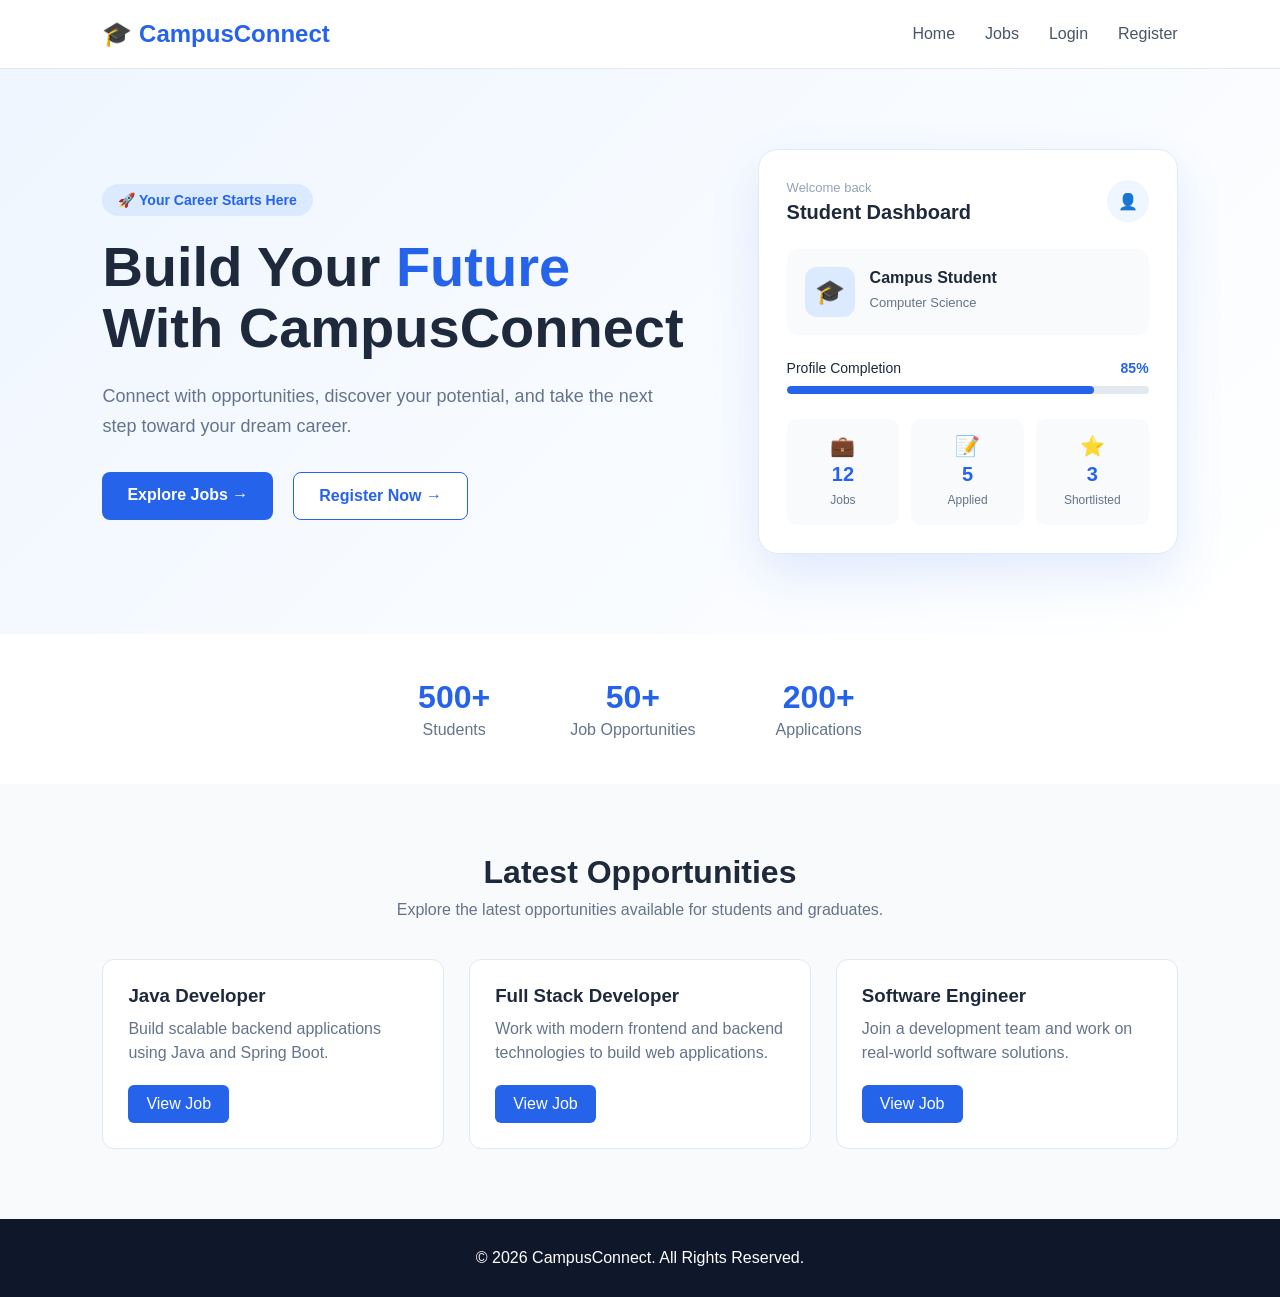
<file: src/main/resources/static/index.html>
<!DOCTYPE html>
<html lang="en">

<head>
    <meta charset="UTF-8">
    <meta name="viewport" content="width=device-width, initial-scale=1.0">

    <title>CampusConnect | Student Placement Portal</title>

    <link rel="stylesheet" href="style.css">
</head>

<body>

    <!-- Navigation Bar -->
    <header class="navbar">

        <div class="logo">
            🎓 CampusConnect
        </div>

		
		<ul class="nav-links" id="navLinks">
		    <li><a href="index.html">Home</a></li>
		    <li><a href="jobs.html">Jobs</a></li>

		    <li id="loginLink">
		        <a href="login.html">Login</a>
		    </li>

		    <li id="registerLink">
		        <a href="register.html">Register</a>
		    </li>

		    <li id="applicationsLink" style="display: none;">
		        <a href="applications.html">Applications</a>
		    </li>

		    <li id="dashboardLink" style="display: none;">
		        <a href="dashboard.html">Dashboard</a>
		    </li>

		    <li id="logoutLink" style="display: none;">
		        <a href="#" onclick="logout()">Logout</a>
		    </li>
		</ul>
	
    </header>


	<!-- Hero Section -->
	<section class="hero">

	    <div class="hero-content">

	        <div class="hero-badge">
	            🚀 Your Career Starts Here
	        </div>

	        <h1>
	            Build Your
	            <span>Future</span>
	            With CampusConnect
	        </h1>

	        <p>
	            Connect with opportunities, discover your potential,
	            and take the next step toward your dream career.
	        </p>

	        <div class="hero-buttons">

				<a href="jobs.html" class="btn btn-primary">
				    Explore Jobs →
				</a>

			
				<a href="register.html"
				   class="btn btn-secondary"
				   id="heroRegisterButton">
				    Register Now →
				</a>
			
	        </div>

	    </div>


	    <!-- Dashboard Preview -->
	    <div class="dashboard-preview">

	        <div class="dashboard-header">

	            <div>
	                <span class="small-text">Welcome back</span>
	                <h3>Student Dashboard</h3>
	            </div>

	            <div class="profile-icon">
	                👤
	            </div>

	        </div>


	        <div class="profile-card">

	            <div class="student-avatar">
	                🎓
	            </div>

	            <div>
	                <h4>Campus Student</h4>
	                <p>Computer Science</p>
	            </div>

	        </div>


	        <div class="progress-section">

	            <div class="progress-info">
	                <span>Profile Completion</span>
	                <strong>85%</strong>
	            </div>

	            <div class="progress-bar">
	                <div class="progress"></div>
	            </div>

	        </div>


	        <div class="dashboard-stats">

	            <div class="mini-card">
	                <span>💼</span>
	                <strong>12</strong>
	                <p>Jobs</p>
	            </div>

	            <div class="mini-card">
	                <span>📝</span>
	                <strong>5</strong>
	                <p>Applied</p>
	            </div>

	            <div class="mini-card">
	                <span>⭐</span>
	                <strong>3</strong>
	                <p>Shortlisted</p>
	            </div>

	        </div>

	    </div>

	</section>

    <!-- Statistics -->
    <section class="stats">

        <div class="stat">
            <h2>500+</h2>
            <p>Students</p>
        </div>

        <div class="stat">
            <h2>50+</h2>
            <p>Job Opportunities</p>
        </div>

        <div class="stat">
            <h2>200+</h2>
            <p>Applications</p>
        </div>

    </section>


    <!-- Jobs Section -->
    <section class="section" id="jobs">

        <div class="section-title">

            <h2>Latest Opportunities</h2>

            <p>
                Explore the latest opportunities available
                for students and graduates.
            </p>

        </div>


        <div class="job-container">

            <!-- Job Card 1 -->
            <div class="job-card">

                <h3>Java Developer</h3>

                <p>
                    Build scalable backend applications
                    using Java and Spring Boot.
                </p>

                <a href="#" class="apply-btn">
                    View Job
                </a>

            </div>


            <!-- Job Card 2 -->
            <div class="job-card">

                <h3>Full Stack Developer</h3>

                <p>
                    Work with modern frontend and backend
                    technologies to build web applications.
                </p>

                <a href="#" class="apply-btn">
                    View Job
                </a>

            </div>


            <!-- Job Card 3 -->
            <div class="job-card">

                <h3>Software Engineer</h3>

                <p>
                    Join a development team and work on
                    real-world software solutions.
                </p>

                <a href="#" class="apply-btn">
                    View Job
                </a>

            </div>

        </div>

    </section>


    <!-- Footer -->
    <footer class="footer">

        <p>
            © 2026 CampusConnect. All Rights Reserved.
        </p>

    </footer>

	<script>
	    document.addEventListener("DOMContentLoaded", function () {
	        const student = localStorage.getItem("student");

	        const loginLink = document.getElementById("loginLink");
	        const registerLink = document.getElementById("registerLink");
	        const applicationsLink = document.getElementById("applicationsLink");
	        const dashboardLink = document.getElementById("dashboardLink");
	        const logoutLink = document.getElementById("logoutLink");

	        if (student) {
	            loginLink.style.display = "none";
	            registerLink.style.display = "none";

	            applicationsLink.style.display = "block";
	            dashboardLink.style.display = "block";
	            logoutLink.style.display = "block";
	        } else {
	            loginLink.style.display = "block";
	            registerLink.style.display = "block";

	            applicationsLink.style.display = "none";
	            dashboardLink.style.display = "none";
	            logoutLink.style.display = "none";
	        }
	    });

	    function logout() {
	        localStorage.removeItem("student");
	        window.location.href = "login.html";
	    }
	</script>
	
	
</body>

</html>
</file>
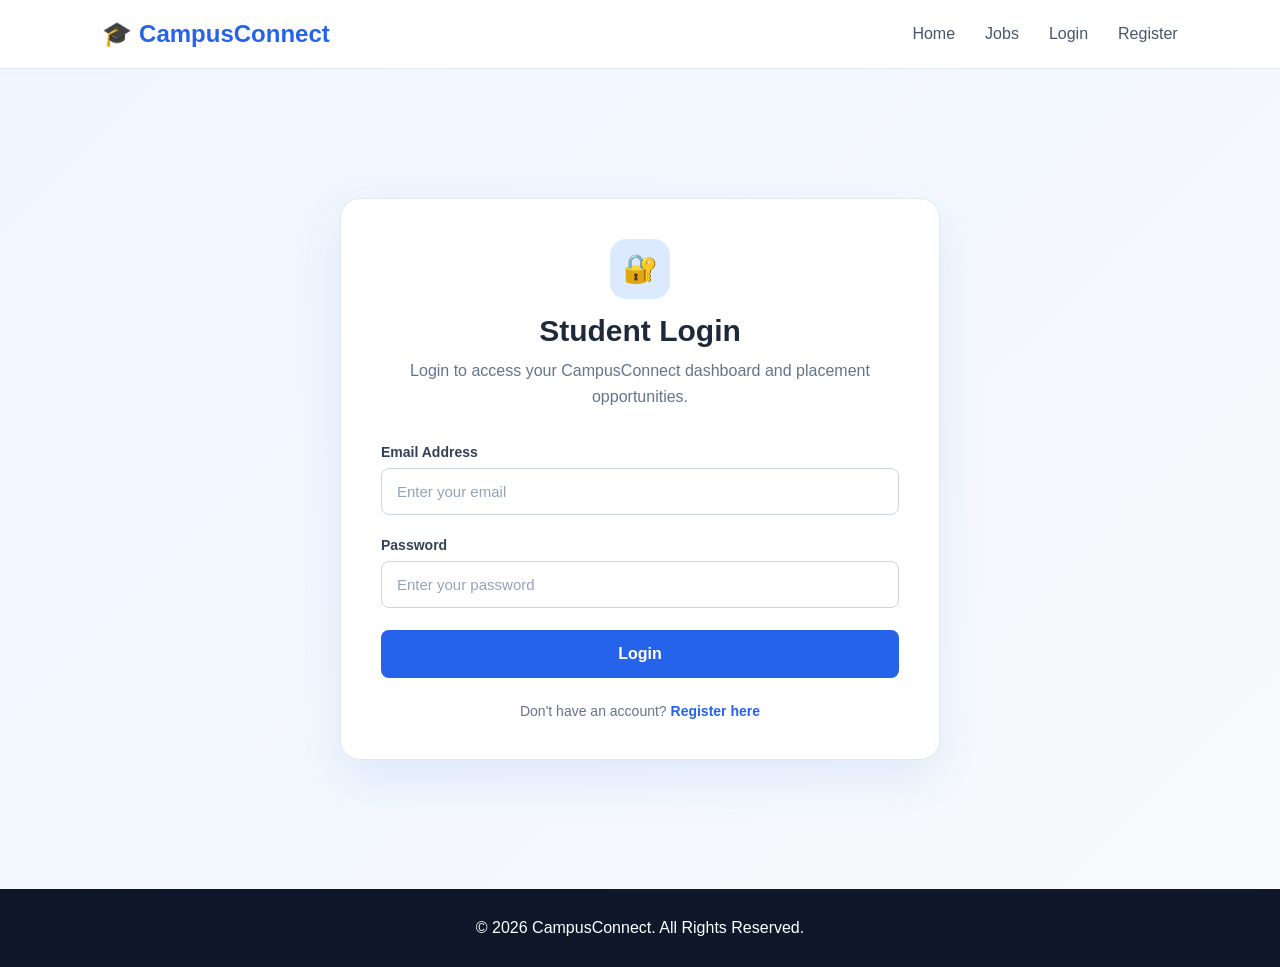
<file: src/main/resources/static/login.html>
<!DOCTYPE html>
<html lang="en">

<head>
    <meta charset="UTF-8">
    <meta name="viewport" content="width=device-width, initial-scale=1.0">

    <title>CampusConnect | Student Login</title>

    <link rel="stylesheet" href="style.css">
</head>

<body>

    <!-- Navigation Bar -->
    <header class="navbar">

        <div class="logo">
            🎓 CampusConnect
        </div>

        
			<ul class="nav-links">
			    <li><a href="index.html">Home</a></li>
			    <li><a href="jobs.html">Jobs</a></li>
			    <li><a href="login.html">Login</a></li>
			    <li><a href="register.html">Register</a></li>
			</ul>
       

    </header>


    <!-- Login Section -->
    <section class="register-section">

        <div class="register-container">

            <div class="register-header">

                <div class="register-icon">
                    🔐
                </div>

                <h1>Student Login</h1>

                <p>
                    Login to access your CampusConnect dashboard
                    and placement opportunities.
                </p>

            </div>


            <!-- Login Form -->
            <form id="loginForm">

                <div class="form-group">

                    <label for="email">Email Address</label>

                    <input
                        type="email"
                        id="email"
                        placeholder="Enter your email"
                        required
                    >

                </div>


                <div class="form-group">

                    <label for="password">Password</label>

                    <input
                        type="password"
                        id="password"
                        placeholder="Enter your password"
                        required
                    >

                </div>


                <button type="submit" class="register-btn">
                    Login
                </button>

            </form>


            <p class="login-text">
                Don't have an account?
                <a href="register.html">Register here</a>
            </p>

        </div>

    </section>


    <!-- Footer -->
    <footer class="footer">

        <p>
            © 2026 CampusConnect. All Rights Reserved.
        </p>

    </footer>


    <script src="login.js"></script>

</body>

</html>
</file>
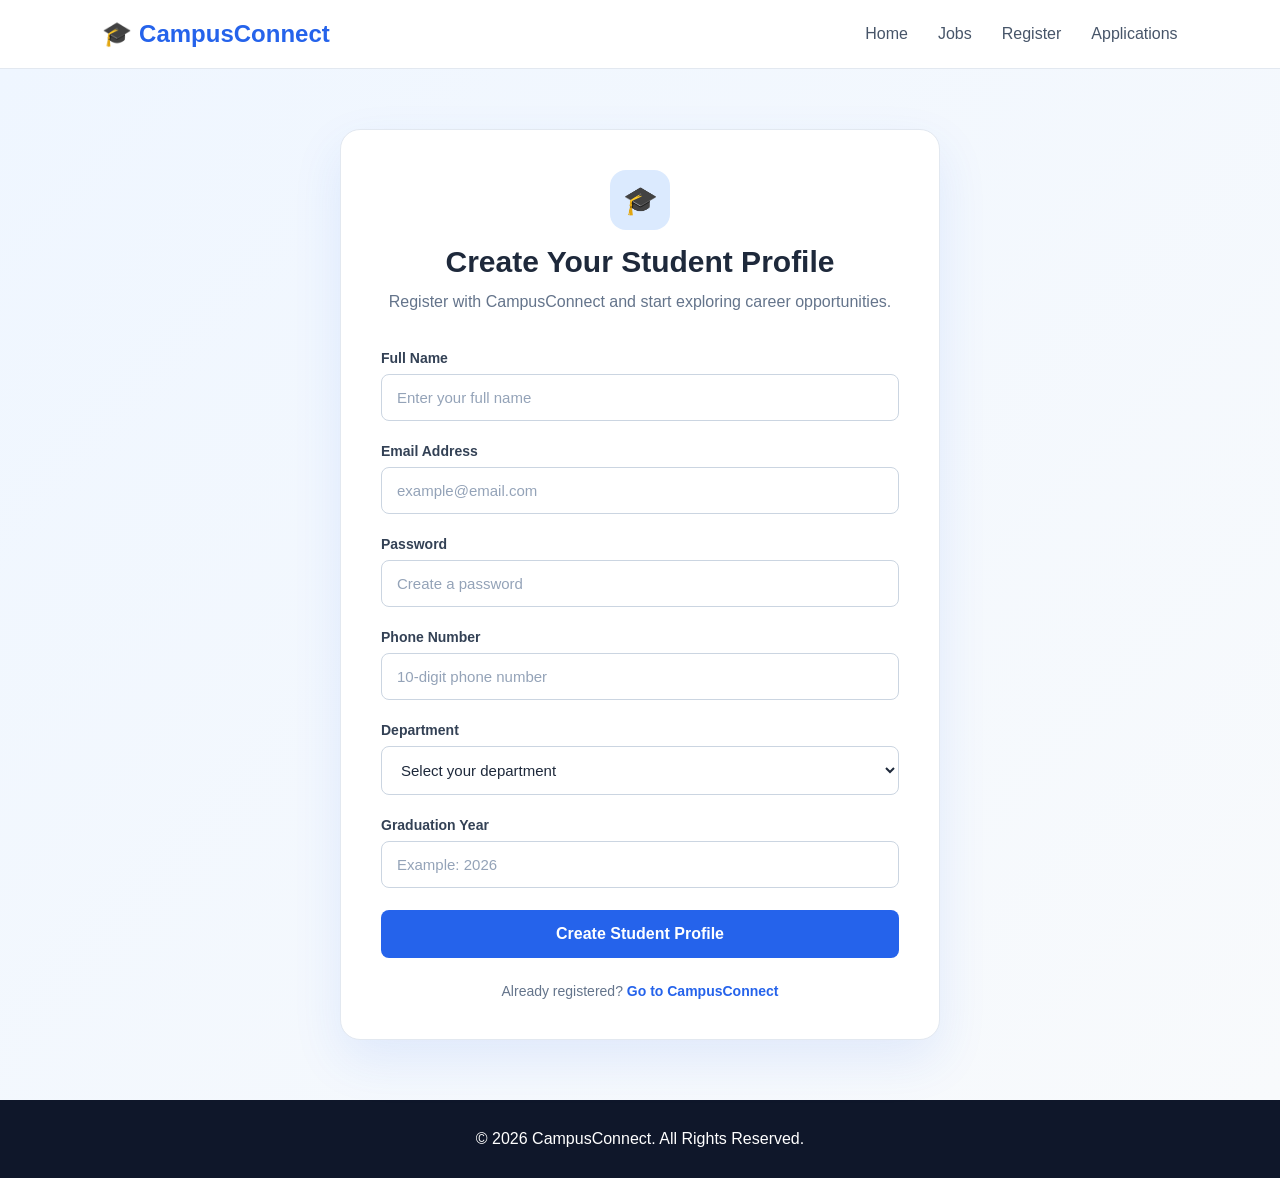
<file: src/main/resources/static/register.html>
<!DOCTYPE html>
<html lang="en">

<head>
    <meta charset="UTF-8">
    <meta name="viewport" content="width=device-width, initial-scale=1.0">

    <title>Student Registration | CampusConnect</title>

    <link rel="stylesheet" href="style.css">
</head>

<body>

    <!-- Navigation -->
    <header class="navbar">

        <div class="logo">
            🎓 CampusConnect
        </div>

        <ul class="nav-links">
            <li><a href="index.html">Home</a></li>
            <li><a href="index.html#jobs">Jobs</a></li>
            <li><a href="register.html">Register</a></li>
            <li><a href="#">Applications</a></li>
        </ul>

    </header>


    <!-- Registration Section -->
    <section class="register-section">

        <div class="register-container">

            <div class="register-header">

                <div class="register-icon">
                    🎓
                </div>

                <h1>Create Your Student Profile</h1>

                <p>
                    Register with CampusConnect and start exploring
                    career opportunities.
                </p>

            </div>


            <form id="registrationForm">

                <!-- Full Name -->
                <div class="form-group">

                    <label for="fullName">
                        Full Name
                    </label>

                    <input
                        type="text"
                        id="fullName"
                        name="fullName"
                        placeholder="Enter your full name"
                        required
                    >

                </div>


                <!-- Email -->
                <div class="form-group">

                    <label for="email">
                        Email Address
                    </label>

                    <input
                        type="email"
                        id="email"
                        name="email"
                        placeholder="example@email.com"
                        required
                    >

                </div>

				<!-- Password -->
				<div class="form-group">

				    <label for="password">
				        Password
				    </label>

				    <input
				        type="password"
				        id="password"
				        name="password"
				        placeholder="Create a password"
				        required
				    >

				</div>

                <!-- Phone -->
                <div class="form-group">

                    <label for="phone">
                        Phone Number
                    </label>

                    <input
                        type="tel"
                        id="phone"
                        name="phone"
                        placeholder="10-digit phone number"
                        maxlength="10"
                        required
                    >

                </div>


                <!-- Department -->
                <div class="form-group">

                    <label for="department">
                        Department
                    </label>

                    <select id="department" name="department" required>

                        <option value="">
                            Select your department
                        </option>

                        <option value="CSE">
                            Computer Science & Engineering
                        </option>

                        <option value="ECE">
                            Electronics & Communication Engineering
                        </option>

                        <option value="EEE">
                            Electrical & Electronics Engineering
                        </option>

                        <option value="MECH">
                            Mechanical Engineering
                        </option>

                        <option value="CIVIL">
                            Civil Engineering
                        </option>

                        <option value="IT">
                            Information Technology
                        </option>

                    </select>

                </div>


                <!-- Graduation Year -->
                <div class="form-group">

                    <label for="graduationYear">
                        Graduation Year
                    </label>

                    <input
                        type="number"
                        id="graduationYear"
                        name="graduationYear"
                        placeholder="Example: 2026"
                        min="2000"
                        max="2100"
                        required
                    >

                </div>


                <!-- Submit -->
                <button
                    type="submit"
                    class="register-btn"
                >
                    Create Student Profile
                </button>

            </form>


            <p class="login-text">
                Already registered?
                <a href="index.html">Go to CampusConnect</a>
            </p>

        </div>

    </section>


    <!-- Footer -->
    <footer class="footer">

        <p>
            © 2026 CampusConnect. All Rights Reserved.
        </p>

    </footer>

	<script src="script.js?v=2"></script>
</body>

</html>
</file>
<file: src/main/resources/static/style.css>
* {
    margin: 0;
    padding: 0;
    box-sizing: border-box;
}

body {
    font-family: Arial, sans-serif;
    background: #f8fafc;
    color: #1e293b;
}

/* =========================
   NAVIGATION
   ========================= */

.navbar {
    display: flex;
    justify-content: space-between;
    align-items: center;
    padding: 20px 8%;
    background: white;
    border-bottom: 1px solid #e2e8f0;
}

.logo {
    font-size: 24px;
    font-weight: bold;
    color: #2563eb;
}

.nav-links {
    display: flex;
    gap: 30px;
    list-style: none;
}

.nav-links a {
    text-decoration: none;
    color: #475569;
    font-weight: 500;
    transition: 0.3s;
}

.nav-links a:hover {
    color: #2563eb;
}


/* =========================
   HERO SECTION
   ========================= */

.hero {
    min-height: 560px;
    display: flex;
    align-items: center;
    justify-content: space-between;
    gap: 70px;
    padding: 80px 8%;
    background: linear-gradient(135deg, #eff6ff, #ffffff);
}

.hero-content {
    flex: 1;
    max-width: 620px;
}

.hero-badge {
    display: inline-block;
    padding: 8px 16px;
    margin-bottom: 20px;
    border-radius: 30px;
    background: #dbeafe;
    color: #2563eb;
    font-size: 14px;
    font-weight: 600;
}

.hero h1 {
    font-size: 56px;
    line-height: 1.1;
    margin-bottom: 22px;
}

.hero h1 span {
    color: #2563eb;
}

.hero p {
    font-size: 18px;
    color: #64748b;
    line-height: 1.7;
    margin-bottom: 30px;
    max-width: 560px;
}

.hero-buttons {
    display: flex;
    gap: 10px;
    flex-wrap: wrap;
}


/* =========================
   BUTTONS
   ========================= */

.btn {
    display: inline-block;
    padding: 14px 25px;
    border-radius: 8px;
    text-decoration: none;
    font-weight: bold;
    margin-right: 10px;
    transition: 0.3s;
}

.btn-primary {
    background: #2563eb;
    color: white;
}

.btn-primary:hover {
    background: #1d4ed8;
    transform: translateY(-2px);
}

.btn-secondary {
    border: 1px solid #2563eb;
    color: #2563eb;
    background: white;
}

.btn-secondary:hover {
    background: #eff6ff;
    transform: translateY(-2px);
}


/* =========================
   DASHBOARD PREVIEW
   ========================= */

.dashboard-preview {
    width: 420px;
    padding: 28px;
    background: white;
    border: 1px solid #dbeafe;
    border-radius: 20px;
    box-shadow: 0 20px 50px rgba(37, 99, 235, 0.12);
    transition: 0.3s;
}

.dashboard-preview:hover {
    transform: translateY(-8px);
    box-shadow: 0 25px 60px rgba(37, 99, 235, 0.18);
}

.dashboard-header {
    display: flex;
    justify-content: space-between;
    align-items: center;
    margin-bottom: 25px;
}

.small-text {
    font-size: 13px;
    color: #94a3b8;
}

.dashboard-header h3 {
    margin-top: 5px;
    font-size: 20px;
}

.profile-icon {
    width: 42px;
    height: 42px;
    display: flex;
    align-items: center;
    justify-content: center;
    background: #eff6ff;
    border-radius: 50%;
}

.profile-card {
    display: flex;
    align-items: center;
    gap: 15px;
    padding: 18px;
    background: #f8fafc;
    border-radius: 12px;
    margin-bottom: 25px;
}

.student-avatar {
    width: 50px;
    height: 50px;
    display: flex;
    align-items: center;
    justify-content: center;
    background: #dbeafe;
    border-radius: 12px;
    font-size: 24px;
}

.profile-card h4 {
    margin-bottom: 5px;
}

.profile-card p {
    margin: 0;
    font-size: 13px;
    color: #64748b;
}


/* =========================
   PROGRESS BAR
   ========================= */

.progress-section {
    margin-bottom: 25px;
}

.progress-info {
    display: flex;
    justify-content: space-between;
    margin-bottom: 10px;
    font-size: 14px;
}

.progress-info strong {
    color: #2563eb;
}

.progress-bar {
    height: 8px;
    background: #e2e8f0;
    border-radius: 10px;
    overflow: hidden;
}

.progress {
    width: 85%;
    height: 100%;
    background: #2563eb;
    border-radius: 10px;
}


/* =========================
   DASHBOARD STATISTICS
   ========================= */

.dashboard-stats {
    display: grid;
    grid-template-columns: repeat(3, 1fr);
    gap: 12px;
}

.mini-card {
    padding: 15px 10px;
    text-align: center;
    background: #f8fafc;
    border-radius: 10px;
}

.mini-card span {
    display: block;
    font-size: 20px;
    margin-bottom: 5px;
}

.mini-card strong {
    display: block;
    font-size: 20px;
    color: #2563eb;
}

.mini-card p {
    margin: 4px 0 0;
    font-size: 12px;
    color: #64748b;
}


/* =========================
   MAIN STATISTICS
   ========================= */

.stats {
    display: flex;
    justify-content: center;
    gap: 80px;
    padding: 45px 8%;
    background: white;
}

.stat {
    text-align: center;
}

.stat h2 {
    font-size: 32px;
    color: #2563eb;
}

.stat p {
    color: #64748b;
    margin-top: 5px;
}


/* =========================
   JOB SECTION
   ========================= */

.section {
    padding: 70px 8%;
}

.section-title {
    text-align: center;
    margin-bottom: 40px;
}

.section-title h2 {
    font-size: 32px;
    margin-bottom: 10px;
}

.section-title p {
    color: #64748b;
}


/* Three cards on desktop */

.job-container {
    display: grid;
    grid-template-columns: repeat(3, 1fr);
    gap: 25px;
}

.job-card {
    background: white;
    padding: 25px;
    border-radius: 12px;
    border: 1px solid #e2e8f0;
    transition: 0.3s;
}

.job-card:hover {
    transform: translateY(-5px);
    box-shadow: 0 10px 25px rgba(0, 0, 0, 0.08);
}

.job-card h3 {
    margin-bottom: 10px;
}

.job-card p {
    color: #64748b;
    margin-bottom: 20px;
    line-height: 1.5;
}

.apply-btn {
    display: inline-block;
    padding: 10px 18px;
    background: #2563eb;
    color: white;
    text-decoration: none;
    border-radius: 6px;
    transition: 0.3s;
}

.apply-btn:hover {
    background: #1d4ed8;
}


/* =========================
   FOOTER
   ========================= */

.footer {
    text-align: center;
    padding: 30px;
    background: #0f172a;
    color: white;
}


/* =========================
   TABLET RESPONSIVE
   ========================= */

@media (max-width: 900px) {

    .hero {
        flex-direction: column;
        text-align: center;
        padding-top: 60px;
    }

    .hero p {
        margin-left: auto;
        margin-right: auto;
    }

    .hero-buttons {
        justify-content: center;
    }

    .dashboard-preview {
        width: 100%;
        max-width: 420px;
    }

    /* One job card per row on smaller screens */

    .job-container {
        grid-template-columns: 1fr;
    }

    .stats {
        gap: 30px;
        flex-wrap: wrap;
    }
}


/* =========================
   MOBILE RESPONSIVE
   ========================= */

@media (max-width: 600px) {

    .navbar {
        flex-direction: column;
        gap: 15px;
    }

    .nav-links {
        gap: 15px;
    }

    .hero h1 {
        font-size: 40px;
    }

    .dashboard-preview {
        padding: 20px;
    }

    .dashboard-stats {
        grid-template-columns: 1fr;
    }

    .stats {
        flex-direction: column;
        gap: 25px;
    }

    .section {
        padding: 50px 5%;
    }
}
/* =========================
   STUDENT REGISTRATION
   ========================= */

.register-section {
    min-height: calc(100vh - 80px);
    display: flex;
    justify-content: center;
    align-items: center;
    padding: 60px 20px;
    background: linear-gradient(135deg, #eff6ff, #f8fafc);
}

.register-container {
    width: 100%;
    max-width: 600px;
    background: white;
    padding: 40px;
    border-radius: 20px;
    border: 1px solid #e2e8f0;
    box-shadow: 0 20px 50px rgba(37, 99, 235, 0.10);
}

.register-header {
    text-align: center;
    margin-bottom: 35px;
}

.register-icon {
    width: 60px;
    height: 60px;
    margin: 0 auto 15px;
    display: flex;
    align-items: center;
    justify-content: center;
    background: #dbeafe;
    border-radius: 16px;
    font-size: 28px;
}

.register-header h1 {
    font-size: 30px;
    margin-bottom: 10px;
    color: #1e293b;
}

.register-header p {
    color: #64748b;
    line-height: 1.6;
}


/* Form */

.form-group {
    margin-bottom: 22px;
}

.form-group label {
    display: block;
    margin-bottom: 8px;
    font-size: 14px;
    font-weight: 600;
    color: #334155;
}

.form-group input,
.form-group select {
    width: 100%;
    padding: 14px 15px;
    border: 1px solid #cbd5e1;
    border-radius: 8px;
    font-size: 15px;
    color: #1e293b;
    background: white;
    outline: none;
    transition: 0.3s;
}

.form-group input:focus,
.form-group select:focus {
    border-color: #2563eb;
    box-shadow: 0 0 0 3px rgba(37, 99, 235, 0.10);
}

.form-group input::placeholder {
    color: #94a3b8;
}


/* Register Button */

.register-btn {
    width: 100%;
    padding: 15px;
    border: none;
    border-radius: 8px;
    background: #2563eb;
    color: white;
    font-size: 16px;
    font-weight: 600;
    cursor: pointer;
    transition: 0.3s;
}

.register-btn:hover {
    background: #1d4ed8;
    transform: translateY(-2px);
}


/* Bottom Text */

.login-text {
    text-align: center;
    margin-top: 25px;
    color: #64748b;
    font-size: 14px;
}

.login-text a {
    color: #2563eb;
    text-decoration: none;
    font-weight: 600;
}

.login-text a:hover {
    text-decoration: underline;
}


/* Mobile Registration */

@media (max-width: 600px) {

    .register-section {
        padding: 30px 15px;
    }

    .register-container {
        padding: 25px 20px;
    }

    .register-header h1 {
        font-size: 25px;
    }
}
/* =========================
   STUDENT DASHBOARD
   ========================= */

.dashboard-page {
    min-height: calc(100vh - 80px);
    padding: 60px 8%;
    background: #f8fafc;
}


/* Dashboard Heading */

.dashboard-title {
    margin-bottom: 35px;
}

.dashboard-title .small-text {
    color: #64748b;
    font-size: 14px;
}

.dashboard-title h1 {
    font-size: 38px;
    margin: 8px 0 10px;
    color: #1e293b;
}

.dashboard-title > p:last-child {
    color: #64748b;
    font-size: 16px;
}


/* Student Profile */

.student-profile {
    display: flex;
    align-items: center;
    gap: 25px;
    padding: 30px;
    margin-bottom: 35px;
    background: white;
    border: 1px solid #e2e8f0;
    border-radius: 18px;
    box-shadow: 0 10px 30px rgba(15, 23, 42, 0.06);
}

.student-avatar-large {
    width: 80px;
    height: 80px;
    display: flex;
    align-items: center;
    justify-content: center;
    background: #dbeafe;
    border-radius: 20px;
    font-size: 38px;
}

.student-info h2 {
    margin-bottom: 5px;
    font-size: 26px;
}

.student-info p {
    margin-bottom: 10px;
    color: #64748b;
}

.status-badge {
    display: inline-block;
    padding: 6px 14px;
    border-radius: 20px;
    background: #dcfce7;
    color: #15803d;
    font-size: 12px;
    font-weight: bold;
}


/* Dashboard Sections */

.dashboard-section {
    margin-bottom: 35px;
}

.dashboard-section-title {
    margin-bottom: 20px;
}

.dashboard-section-title h2 {
    font-size: 24px;
    margin-bottom: 6px;
}

.dashboard-section-title p {
    color: #64748b;
}


/* Profile Information */

.profile-grid {
    display: grid;
    grid-template-columns: repeat(2, 1fr);
    gap: 20px;
}

.profile-item {
    display: flex;
    align-items: center;
    gap: 15px;
    padding: 22px;
    background: white;
    border: 1px solid #e2e8f0;
    border-radius: 14px;
    transition: 0.3s;
}

.profile-item:hover {
    transform: translateY(-3px);
    box-shadow: 0 8px 20px rgba(15, 23, 42, 0.07);
}

.profile-item > span {
    width: 45px;
    height: 45px;
    display: flex;
    align-items: center;
    justify-content: center;
    background: #eff6ff;
    border-radius: 10px;
    font-size: 20px;
}

.profile-item small {
    display: block;
    margin-bottom: 5px;
    color: #94a3b8;
    font-size: 12px;
}

.profile-item strong {
    color: #1e293b;
    font-size: 15px;
}


/* Placement Overview */

.overview-grid {
    display: grid;
    grid-template-columns: repeat(3, 1fr);
    gap: 20px;
}

.overview-card {
    padding: 30px;
    text-align: center;
    background: white;
    border: 1px solid #e2e8f0;
    border-radius: 14px;
    transition: 0.3s;
}

.overview-card:hover {
    transform: translateY(-5px);
    box-shadow: 0 10px 25px rgba(15, 23, 42, 0.08);
}

.overview-card span {
    display: block;
    font-size: 28px;
    margin-bottom: 10px;
}

.overview-card strong {
    display: block;
    font-size: 32px;
    color: #2563eb;
    margin-bottom: 5px;
}

.overview-card p {
    color: #64748b;
}


/* Quick Actions */

.quick-actions {
    display: flex;
    gap: 15px;
    margin-top: 10px;
}


/* Dashboard Responsive */

@media (max-width: 900px) {

    .dashboard-page {
        padding: 45px 6%;
    }

    .profile-grid {
        grid-template-columns: 1fr;
    }

    .overview-grid {
        grid-template-columns: 1fr;
    }
}


@media (max-width: 600px) {

    .dashboard-page {
        padding: 35px 5%;
    }

    .dashboard-title h1 {
        font-size: 30px;
    }

    .student-profile {
        flex-direction: column;
        text-align: center;
    }

    .profile-grid {
        grid-template-columns: 1fr;
    }

    .overview-grid {
        grid-template-columns: 1fr;
    }

    .quick-actions {
        flex-direction: column;
    }

    .quick-actions .btn {
        text-align: center;
        margin-right: 0;
    }
}
/* =========================
   FINAL DASHBOARD OVERRIDE
   ========================= */

.dashboard-page {
    min-height: calc(100vh - 80px) !important;
    padding: 60px 8% !important;
    background: #f8fafc !important;
}

.student-profile {
    display: flex !important;
    align-items: center !important;
    gap: 25px !important;
    padding: 30px !important;
    margin-bottom: 35px !important;
    background: white !important;
    border: 1px solid #e2e8f0 !important;
    border-radius: 18px !important;
    box-shadow: 0 10px 30px rgba(15, 23, 42, 0.06) !important;
}

.dashboard-title h1 {
    font-size: 38px !important;
    color: #1e293b !important;
    margin: 8px 0 10px !important;
}

.profile-grid {
    display: grid !important;
    grid-template-columns: repeat(2, 1fr) !important;
    gap: 20px !important;
}

.profile-item {
    display: flex !important;
    align-items: center !important;
    gap: 15px !important;
    padding: 22px !important;
    background: white !important;
    border: 1px solid #e2e8f0 !important;
    border-radius: 14px !important;
}

.overview-grid {
    display: grid !important;
    grid-template-columns: repeat(3, 1fr) !important;
    gap: 20px !important;
}

.overview-card {
    padding: 30px !important;
    text-align: center !important;
    background: white !important;
    border: 1px solid #e2e8f0 !important;
    border-radius: 14px !important;
}

.overview-card strong {
    display: block !important;
    font-size: 32px !important;
    color: #2563eb !important;
    margin-bottom: 5px !important;
}
/* =========================
   APPLICATIONS PAGE
   ========================= */

.applications-page {
    min-height: calc(100vh - 80px);
    padding: 60px 8%;
    background: #f8fafc;
}

.applications-header {
    margin-bottom: 35px;
}

.applications-header .small-text {
    color: #64748b;
    font-size: 14px;
}

.applications-header h1 {
    font-size: 38px;
    margin: 8px 0 10px;
    color: #1e293b;
}

.applications-header > p:last-child {
    color: #64748b;
    font-size: 16px;
}

.applications-container {
    display: flex;
    flex-direction: column;
    gap: 20px;
}

.application-card {
    display: flex;
    align-items: center;
    gap: 25px;
    padding: 25px;
    background: white;
    border: 1px solid #e2e8f0;
    border-radius: 18px;
    box-shadow: 0 8px 25px rgba(15, 23, 42, 0.05);
    transition: 0.3s;
}

.application-card:hover {
    transform: translateY(-3px);
    box-shadow: 0 12px 30px rgba(15, 23, 42, 0.08);
}

.application-icon {
    width: 60px;
    height: 60px;
    display: flex;
    align-items: center;
    justify-content: center;
    background: #dbeafe;
    border-radius: 14px;
    font-size: 28px;
    flex-shrink: 0;
}

.application-info {
    flex: 1;
}

.application-info h2 {
    margin-bottom: 6px;
    color: #1e293b;
    font-size: 21px;
}

.application-company {
    margin-bottom: 8px;
    color: #2563eb;
    font-weight: 600;
}

.application-info p {
    color: #64748b;
    margin-bottom: 5px;
}

.application-status {
    display: flex;
    flex-direction: column;
    align-items: flex-end;
    gap: 10px;
}

.application-status small {
    color: #94a3b8;
}

.no-applications {
    padding: 60px 30px;
    text-align: center;
    background: white;
    border: 1px solid #e2e8f0;
    border-radius: 18px;
}

.no-applications h2 {
    margin-bottom: 10px;
    color: #1e293b;
}

.no-applications p {
    margin-bottom: 25px;
    color: #64748b;
}

.loading-text {
    color: #64748b;
    text-align: center;
    padding: 30px;
}


/* Mobile */

@media (max-width: 700px) {

    .applications-page {
        padding: 40px 5%;
    }

    .applications-header h1 {
        font-size: 30px;
    }

    .application-card {
        flex-direction: column;
        align-items: flex-start;
    }

    .application-status {
        align-items: flex-start;
    }

}
/* =========================
   APPLICATION STATUS COLORS
   ========================= */

.application-status-badge.status-applied {
    background: #fef3c7;
    color: #b45309;
}

.application-status-badge.status-shortlisted {
    background: #dbeafe;
    color: #1d4ed8;
}

.application-status-badge.status-selected {
    background: #dcfce7;
    color: #15803d;
}

.application-status-badge.status-rejected {
    background: #fee2e2;
    color: #dc2626;
}
</file>
